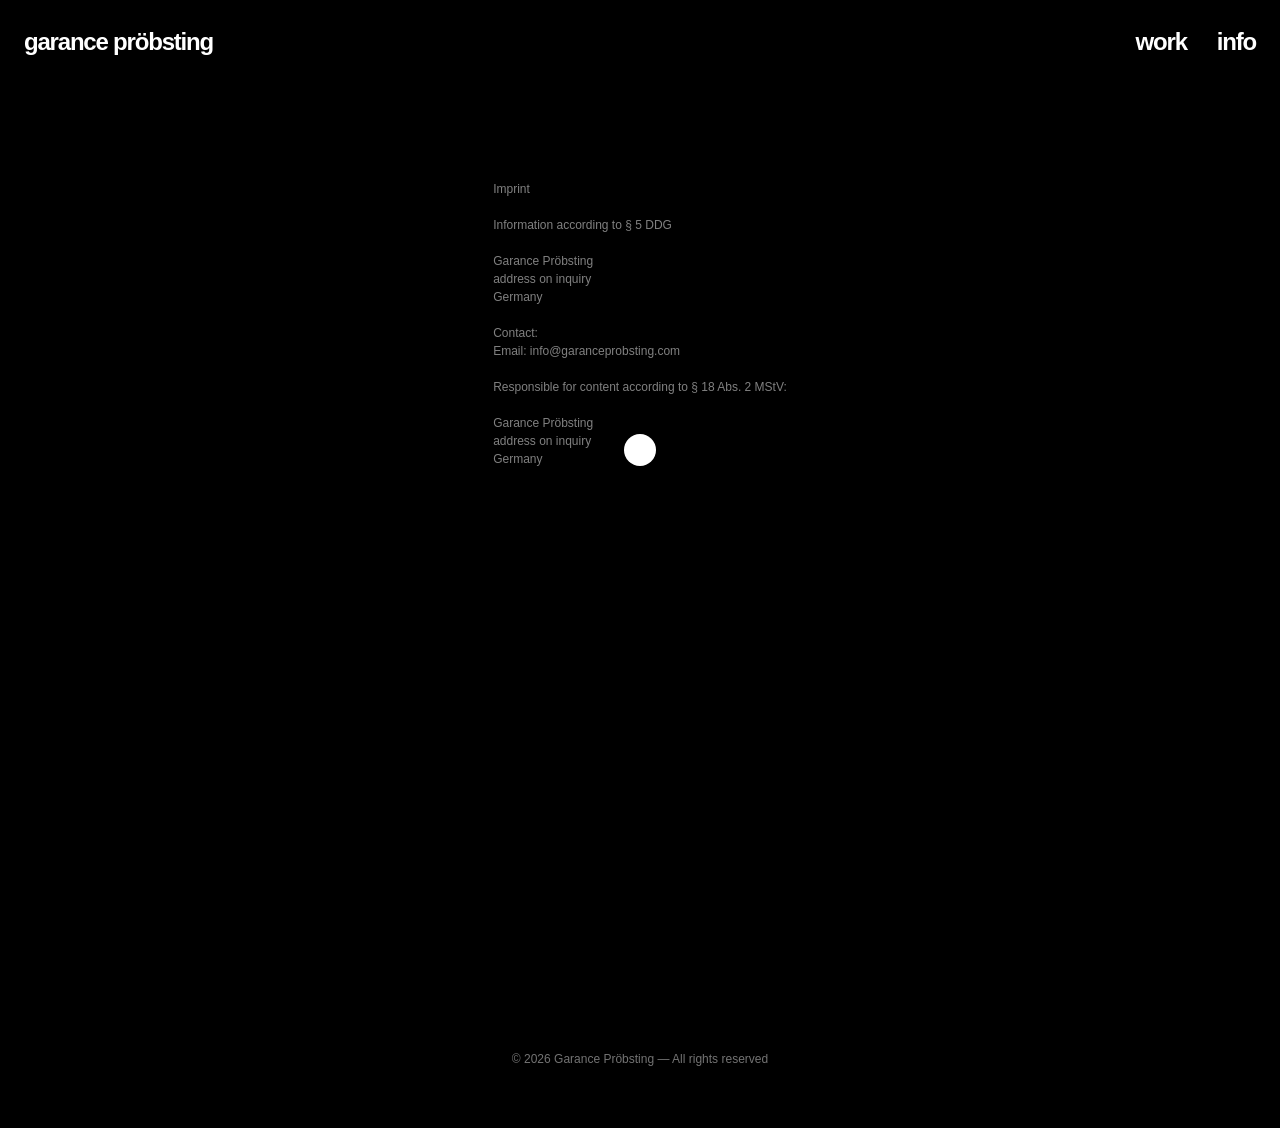
<file: impressum.html>
<!doctype html>
<html lang="fr">
<head>
  <meta charset="utf-8" />
  <meta name="viewport" content="width=device-width, initial-scale=1" />

  <title>Legal Notice — Garance Pröbsting</title>

  <link rel="stylesheet" href="styles.css" />
</head>
<body class="legal-page-body">

  <!-- Curseur -->
  <div class="cursor" id="cursor" aria-hidden="true"></div>

  <!-- Header -->
  <header class="site-header">

    <a href="index.html" class="logo">
      garance pröbsting
    </a>

    <nav class="site-nav">
      <a href="index.html#work">Work</a>
      <a href="info.html">Info</a>
    </nav>

  </header>


  <main class="legal-page">

    <p>
      Imprint<br><br>

      Information according to § 5 DDG<br><br>

      Garance Pröbsting<br>
      address on inquiry<br>
      Germany<br><br>

      Contact:<br>
      Email: info@garanceprobsting.com<br><br>

      Responsible for content according to § 18 Abs. 2 MStV:<br><br>

      Garance Pröbsting<br>
      address on inquiry<br>
      Germany
    </p>

  </main>


  <div class="copyright">
    © 2026 Garance Pröbsting — All rights reserved
  </div>


  <script src="script.js"></script>

</body>
</file>
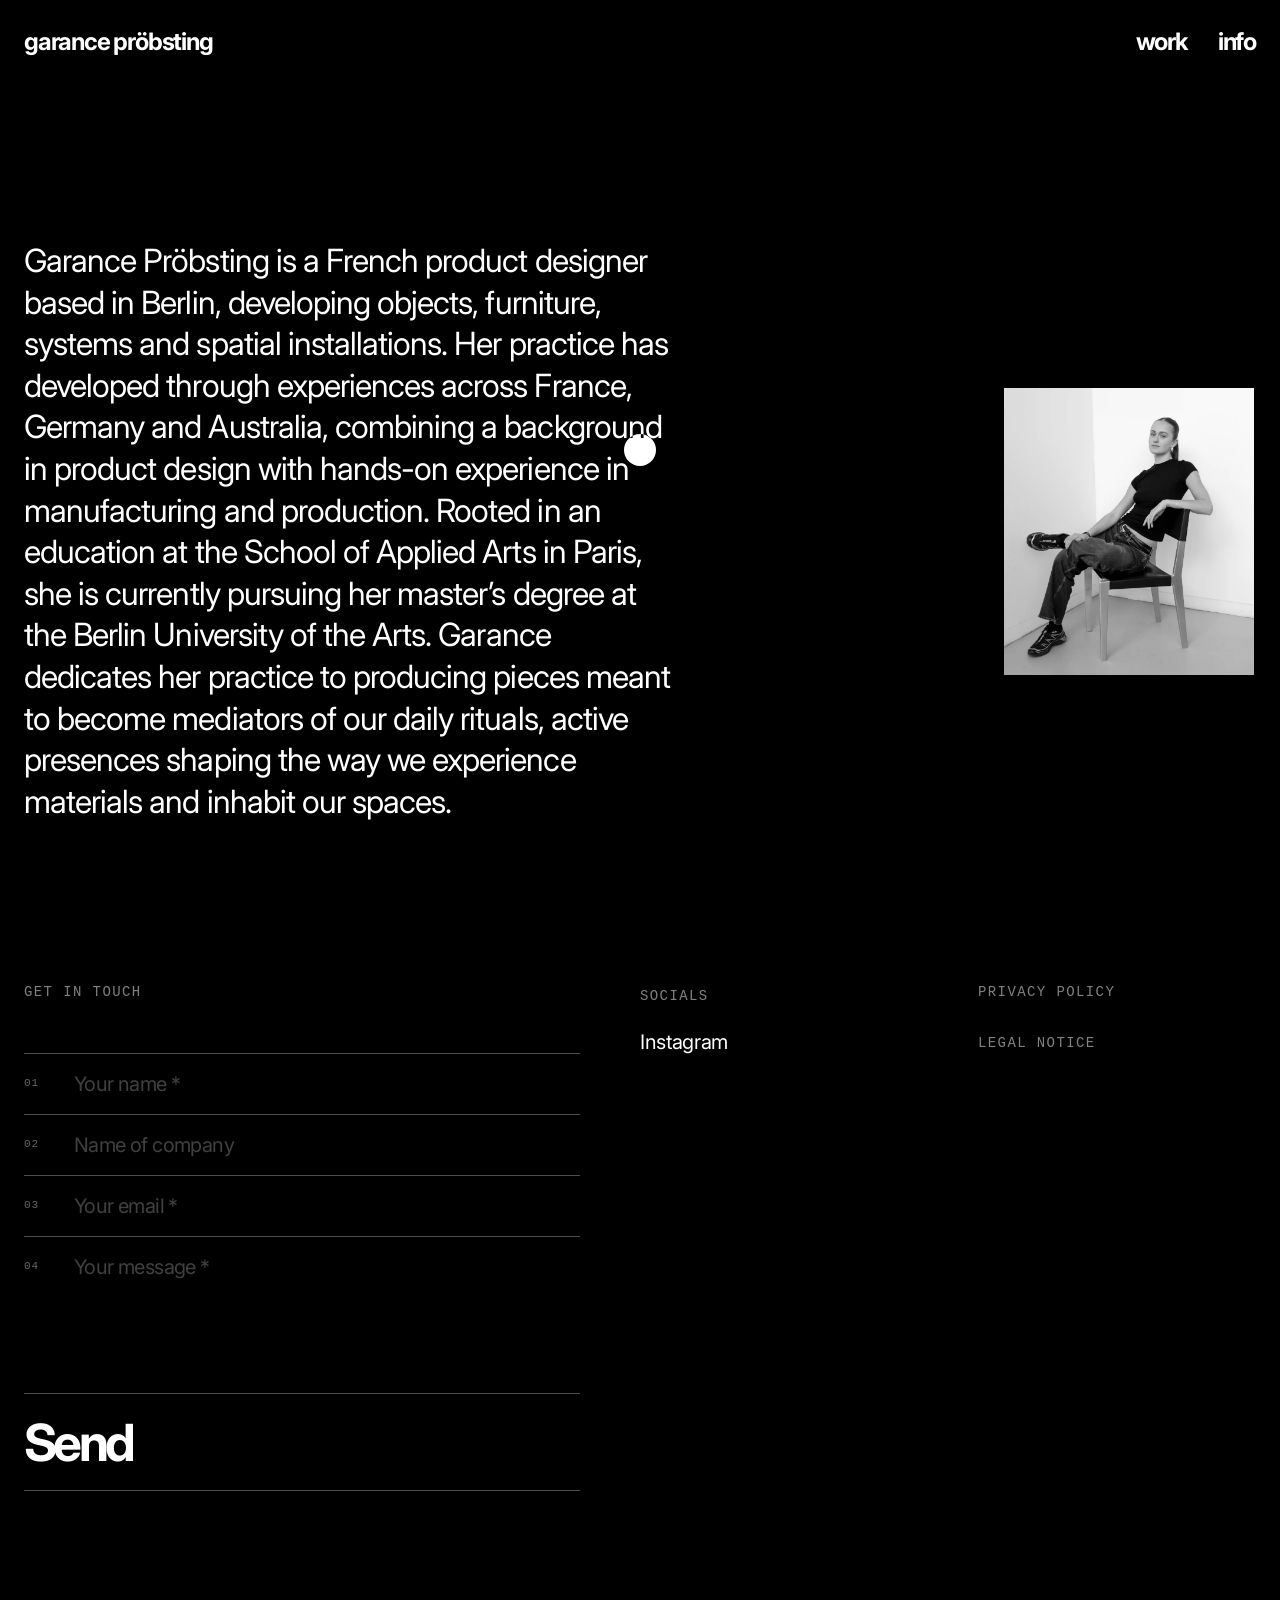
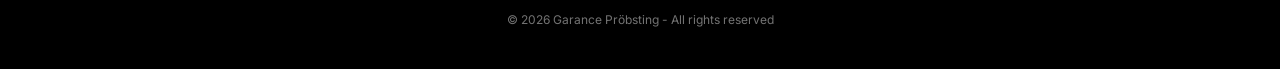
<file: info.html>
<!doctype html>
<html lang="fr">

<head>
  <meta charset="utf-8" />
  <meta name="viewport" content="width=device-width, initial-scale=1" />

  <title>Garance Pröbsting — Info</title>

  <meta
    name="description"
    content="Garance Pröbsting is a French product designer based in Berlin."
  />

  <link rel="preconnect" href="https://fonts.googleapis.com" />
  <link rel="preconnect" href="https://fonts.gstatic.com" crossorigin />

  <link
    rel="stylesheet"
    href="https://fonts.googleapis.com/css2?family=Inter:wght@400;500;700;900&display=swap"
  />

  <link rel="stylesheet" href="styles.css" />
</head>


<body class="info-page">

  <!-- Curseur -->
  <div class="cursor" id="cursor" aria-hidden="true"></div>


  <!-- Header -->
  <header class="site-header">

    <a href="index.html" class="logo">
      garance pröbsting
    </a>

    <nav class="site-nav">
      <a href="index.html#work">Work</a>
      <a href="info.html">Info</a>
    </nav>

  </header>


  <main class="info-content">

    <!-- INTRO -->
    <section class="info-intro">

      <div class="info-layout">

        <div class="info-text">
          <p>
            Garance Pröbsting is a French product designer based in Berlin, developing objects, furniture, systems and spatial installations. Her practice has developed through experiences across France, Germany and Australia, combining a background in product design with hands-on experience in manufacturing and production. Rooted in an education at the School of Applied Arts in Paris, she is currently pursuing her master’s degree at the Berlin University of the Arts. 

            Garance dedicates her practice to producing pieces meant to become mediators of our daily rituals, active presences shaping the way we experience materials and inhabit our spaces. 

          </p>
        </div>

        <img
          src="Images/portrait.webp"
          alt="Portrait"
          class="portrait"
        >

      </div>

    </section>


    <!-- CONTACT / SOCIALS / LEGAL -->
    <section class="info-details">


      <!-- COLUMN 1 — CONTACT -->
      <div class="contact-form">

        <span class="meta">Get in touch</span>

      <form
  id="contact-form"
  action="https://api.web3forms.com/submit"
  method="POST"
        >

          <input
            type="hidden"
            name="access_key"
            value="515fdab9-aaa5-4c83-a953-8181f0a8591f"
          >

          <input
            type="hidden"
            name="subject"
            value="New message from garanceprobsting.com"
          >

          <div class="form-field">

           <label for="name">01</label>
  <input
    type="text"
    id="name"
    name="name"
    placeholder="Your name *"
    required
  >
</div>

<div class="form-field">
  <label for="company">02</label>
  <input
    type="text"
    id="company"
    name="company"
    placeholder="Name of company"
  >
</div>

<div class="form-field">
  <label for="email">03</label>
  <input
    type="email"
    id="email"
    name="email"
    placeholder="Your email *"
    required
  >
</div>

<div class="form-field">
  <label for="message">04</label>
  <textarea
    id="message"
    name="message"
    placeholder="Your message *"
    required
  ></textarea>
</div>


          <button type="submit">
            Send 
          </button>

        </form>
<p class="form-success" id="form-success">
  Form submitted successfully.
</p>
      </div>


      <!-- COLUMN 2 — SOCIALS -->
      <div class="info-socials">

        <span class="meta">Socials</span>

        <p>
          <a
            href="https://www.instagram.com/garanceprobsting"
            target="_blank"
            rel="noopener"
          >
            Instagram
          </a>
        </p>

      </div>


      <!-- COLUMN 3 — LEGAL -->
      <div class="info-legal">

        <a
          href="privacypolicy.html"
          class="meta"
        >
          Privacy Policy
        </a>

        <a
          href="impressum.html"
          class="meta"
        >
          Legal Notice
        </a>

      </div>


    </section>

  </main>


  <!-- COPYRIGHT -->
  <div class="copyright">
    © 2026 Garance Pröbsting - All rights reserved
  </div>


  <script src="script.js"></script>

</body>
</html>
</file>
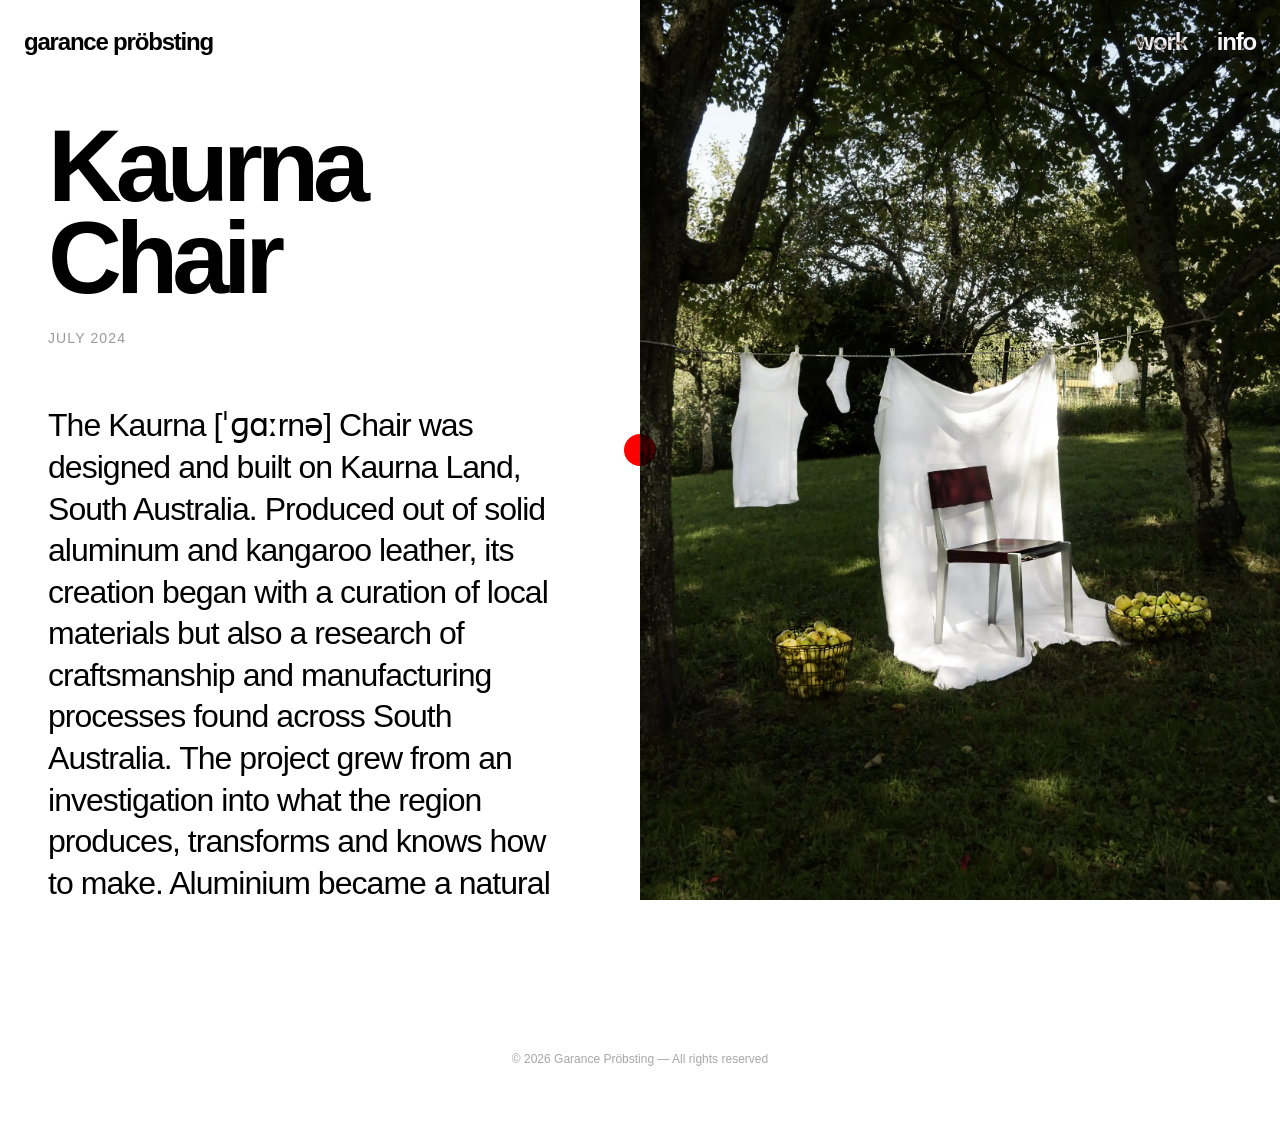
<file: kaurnachair.html>
<!doctype html>
<html lang="en">

<head>
  <meta charset="utf-8">
  <meta name="viewport" content="width=device-width, initial-scale=1">

  <title> Kaurna Chair — Garance Pröbsting</title>

  <link rel="stylesheet" href="styles.css">
</head>

<body>

  <div class="page-transition"></div>

  <div class="cursor" id="cursor" aria-hidden="true"></div>

  <header class="site-header">

    <a href="index.html" class="logo">
      garance pröbsting
    </a>

    <nav class="site-nav">
      <a href="index.html#work">Work</a>
      <a href="info.html">Info</a>
    </nav>

  </header>

  <main class="project-page">

    <div class="project-layout">

<aside class="project-text">
  <div class="project-text-inner">

  <h1>Kaurna Chair</h1>

  <p class="project-meta">
July 2024
  </p>

  <p>
The Kaurna [ˈɡɑːrnə] Chair was designed and built on Kaurna Land, South Australia. Produced out of solid aluminum and kangaroo leather, its creation began with a curation of local materials but also a research of craftsmanship and manufacturing processes found across South Australia. The project grew from an investigation into what the region produces, transforms and knows how to make.


Aluminium became a natural starting point as its industry is deeply embedded in Australia, which brought a strong connection to local manufacturing and production, while maintaining a low environmental impact. Its rigidity and lightness allowed the Kaurna Chair to be designed as flat-pack, allowing to disassemble the whole structure and untie its corset-like upholstery.


On the other hand, the use of kangaroo leather carries a long history in Australia. I approached it primarily for its exceptional physical properties such as a fine grain, resilience and strength despite being very thin and lightweight. The leather modules were then strengthened with sailboat canvas to assure long term durability and comfort.


The Kaurna Chair is therefore built around a deliberate encounter between two very different materials. Their juxtaposition highlights a study of structure and comfort, industrial production and material durability.


  </p>

</aside>

      <section class="project-gallery">

        <img src="Images/K8.webp" alt="Kaurna">
        <img src="Images/K2.webp" alt="Kaurna">
        <img src="Images/K6.webp" alt="Kaurna">
 <img src="Images/K4.webp" alt="Kaurna">
        <img src="Images/K7.webp" alt="Kaurna">
         <img src="Images/K5.webp" alt="Kaurna">

      </section>

    </div>

  </main>

  <div class="copyright">
    © 2026 Garance Pröbsting — All rights reserved
  </div>

  <script src="script.js"></script>

</body>

</html>
</file>
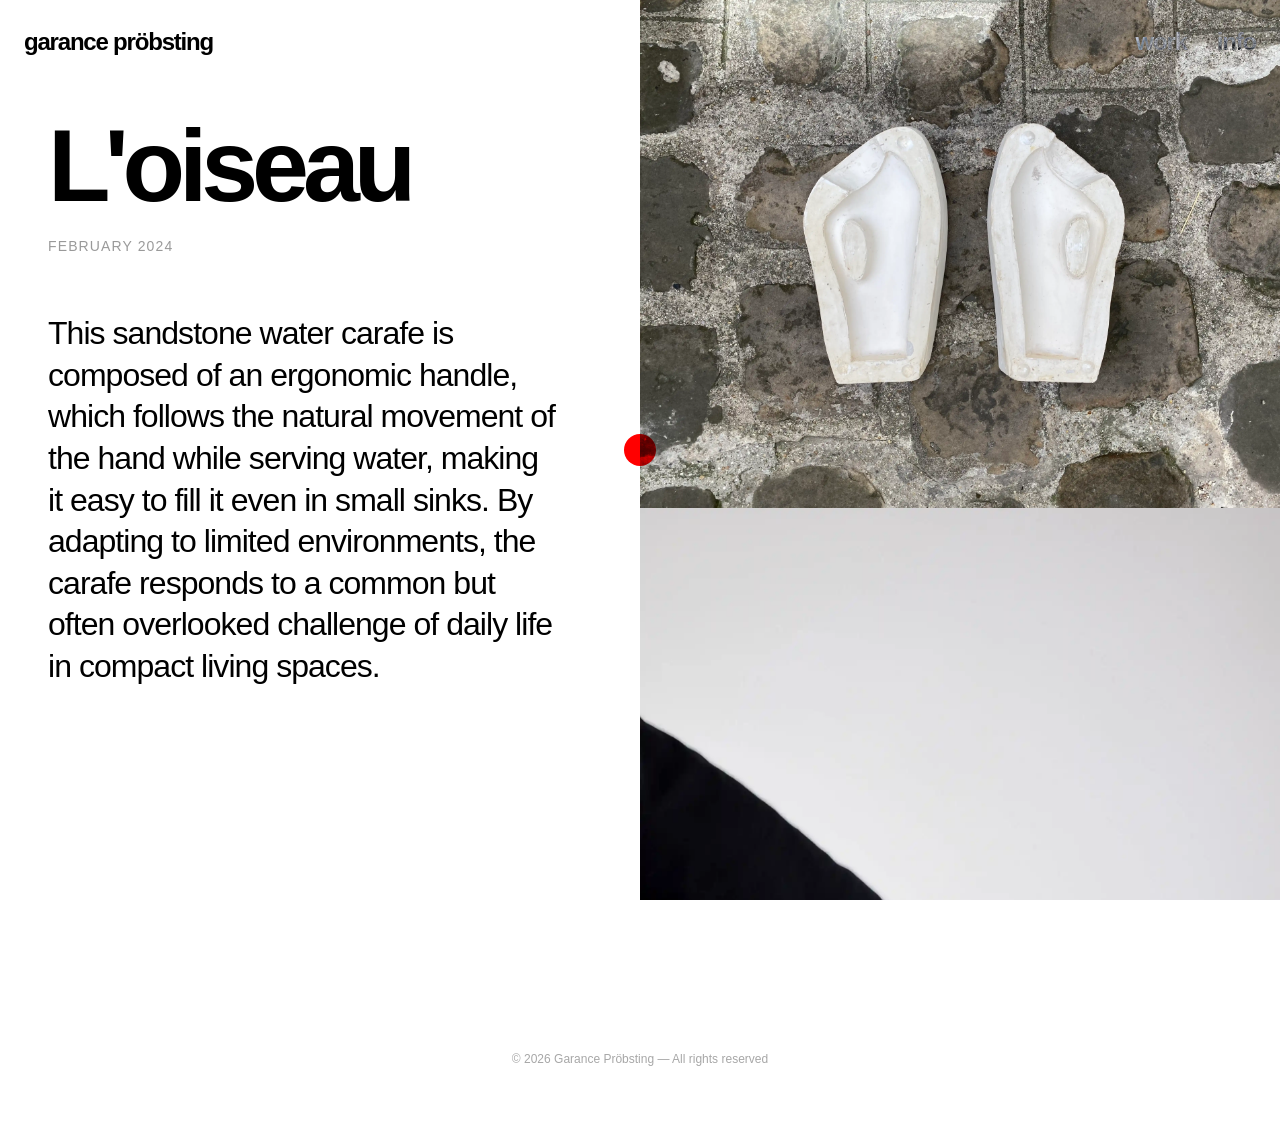
<file: l'oiseau.html>
<!doctype html>
<html lang="en">

<head>
  <meta charset="utf-8">
  <meta name="viewport" content="width=device-width, initial-scale=1">

  <title> L'oiseau — Garance Pröbsting</title>

  <link rel="stylesheet" href="styles.css">
</head>

<body>

  <div class="page-transition"></div>

  <div class="cursor" id="cursor" aria-hidden="true"></div>

  <header class="site-header">

    <a href="index.html" class="logo">
      garance pröbsting
    </a>

    <nav class="site-nav">
      <a href="index.html#work">Work</a>
      <a href="info.html">Info</a>
    </nav>

  </header>

  <main class="project-page">

    <div class="project-layout">

<aside class="project-text">
  <div class="project-text-inner">

  <h1>L'oiseau</h1>

  <p class="project-meta">
February 2024
  </p>

  <p>
 This sandstone water carafe is composed of an ergonomic handle, which follows the natural movement of the hand while serving water, making it easy to fill it even in small sinks. By adapting to limited environments, the carafe responds to a common but often overlooked challenge of daily life in compact living spaces. 
  </p>

</aside>

      <section class="project-gallery">

        <img src="Images/O.webp" alt="L'oiseau">
        <img src="Images/O1.webp" alt="L'oiseau">
        <img src="Images/O2.webp" alt="L'oiseau">
        <img src="Images/O3.webp" alt="L'oiseau">
    

      </section>

    </div>

  </main>

  <div class="copyright">
    © 2026 Garance Pröbsting — All rights reserved
  </div>

  <script src="script.js"></script>

</body>

</html>
</file>
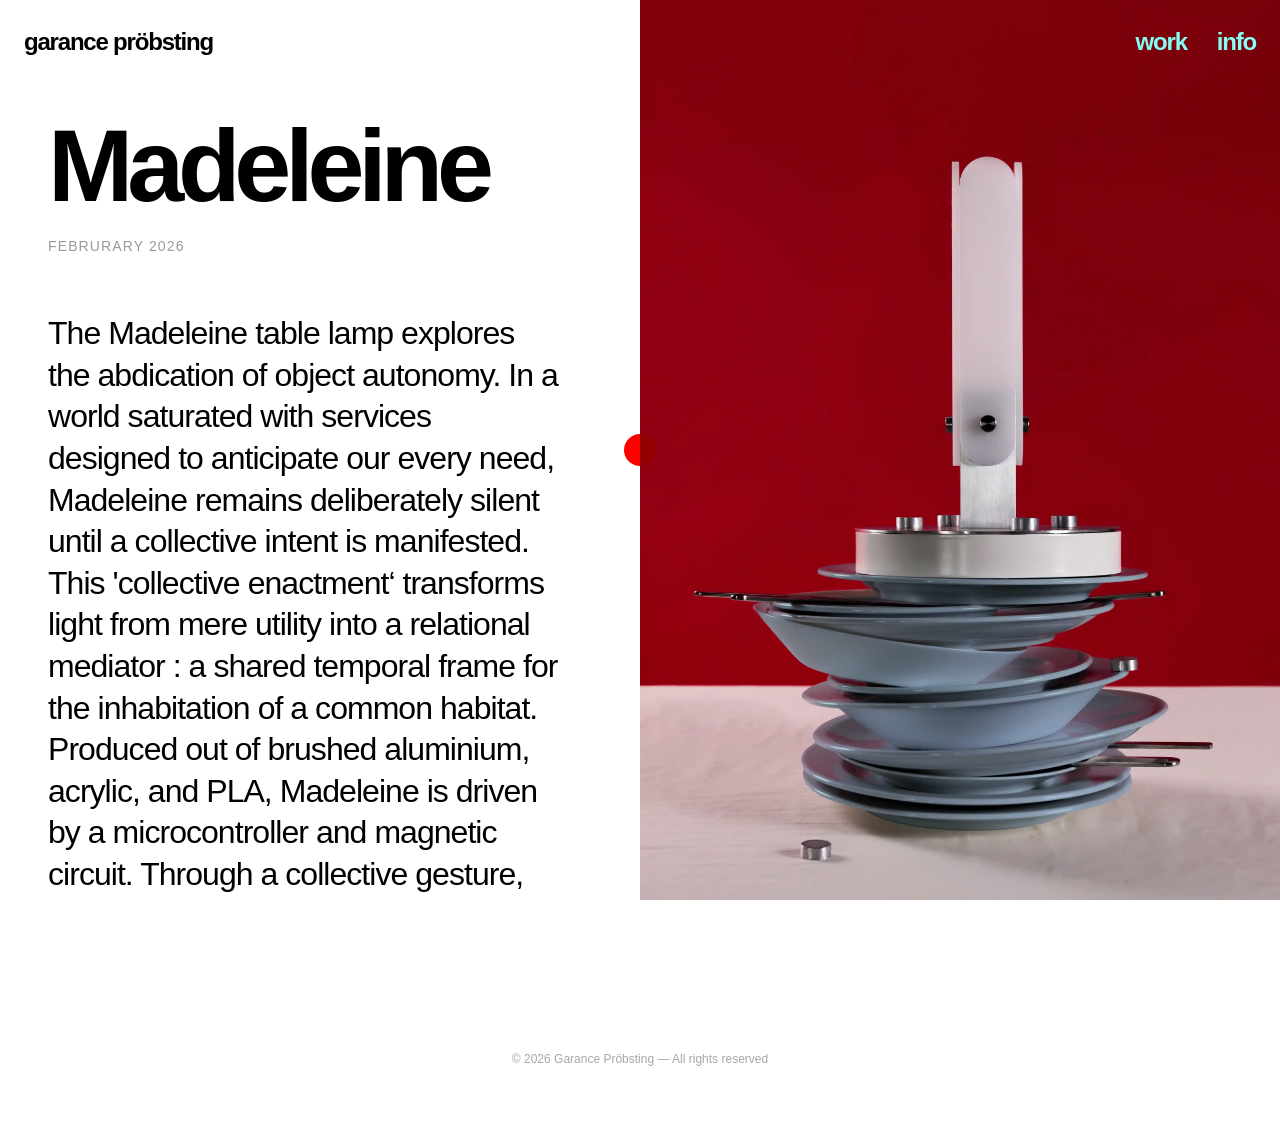
<file: madeleine.html>
<!doctype html>
<html lang="en">

<head>
  <meta charset="utf-8">
  <meta name="viewport" content="width=device-width, initial-scale=1">

  <title>Madeleine — Garance Pröbsting</title>

  <link rel="stylesheet" href="styles.css">
</head>

<body>

  <div class="page-transition"></div>

  <div class="cursor" id="cursor" aria-hidden="true"></div>

  <header class="site-header">

    <a href="index.html" class="logo">
      garance pröbsting
    </a>

    <nav class="site-nav">
      <a href="index.html#work">Work</a>
      <a href="info.html">Info</a>
    </nav>

  </header>

  <main class="project-page">

    <div class="project-layout">

<aside class="project-text">
  <div class="project-text-inner">

  <h1>Madeleine</h1>

  <p class="project-meta">
   Februrary 2026
  </p>

  <p>
   The Madeleine table lamp explores the abdication of object autonomy. In a world saturated with services designed to anticipate our every need, Madeleine remains deliberately silent until a collective intent is manifested. This 'collective enactment‘ transforms light from mere utility into a relational mediator : a shared temporal frame for the inhabitation of a common habitat.

Produced out of brushed aluminium, acrylic, and PLA, Madeleine is driven by a microcontroller and magnetic circuit. Through a collective gesture, individuals create their own man-made micro environment, once all the magnetic tokens displayed on the central repository of the lamp.
  </p>

</aside>

      <section class="project-gallery">

        <img src="Images/M1.webp" alt="Madeleine 1">
        <img src="Images/M2.webp" alt="Madeleine 2">
        <img src="Images/M3.webp" alt="Madeleine 3">
        <img src="Images/M4.webp" alt="Madeleine 4">
        <img src="Images/M5.webp" alt="Madeleine 5">

      </section>

    </div>

  </main>

  <div class="copyright">
    © 2026 Garance Pröbsting — All rights reserved
  </div>

  <script src="script.js"></script>

</body>

</html>
</file>
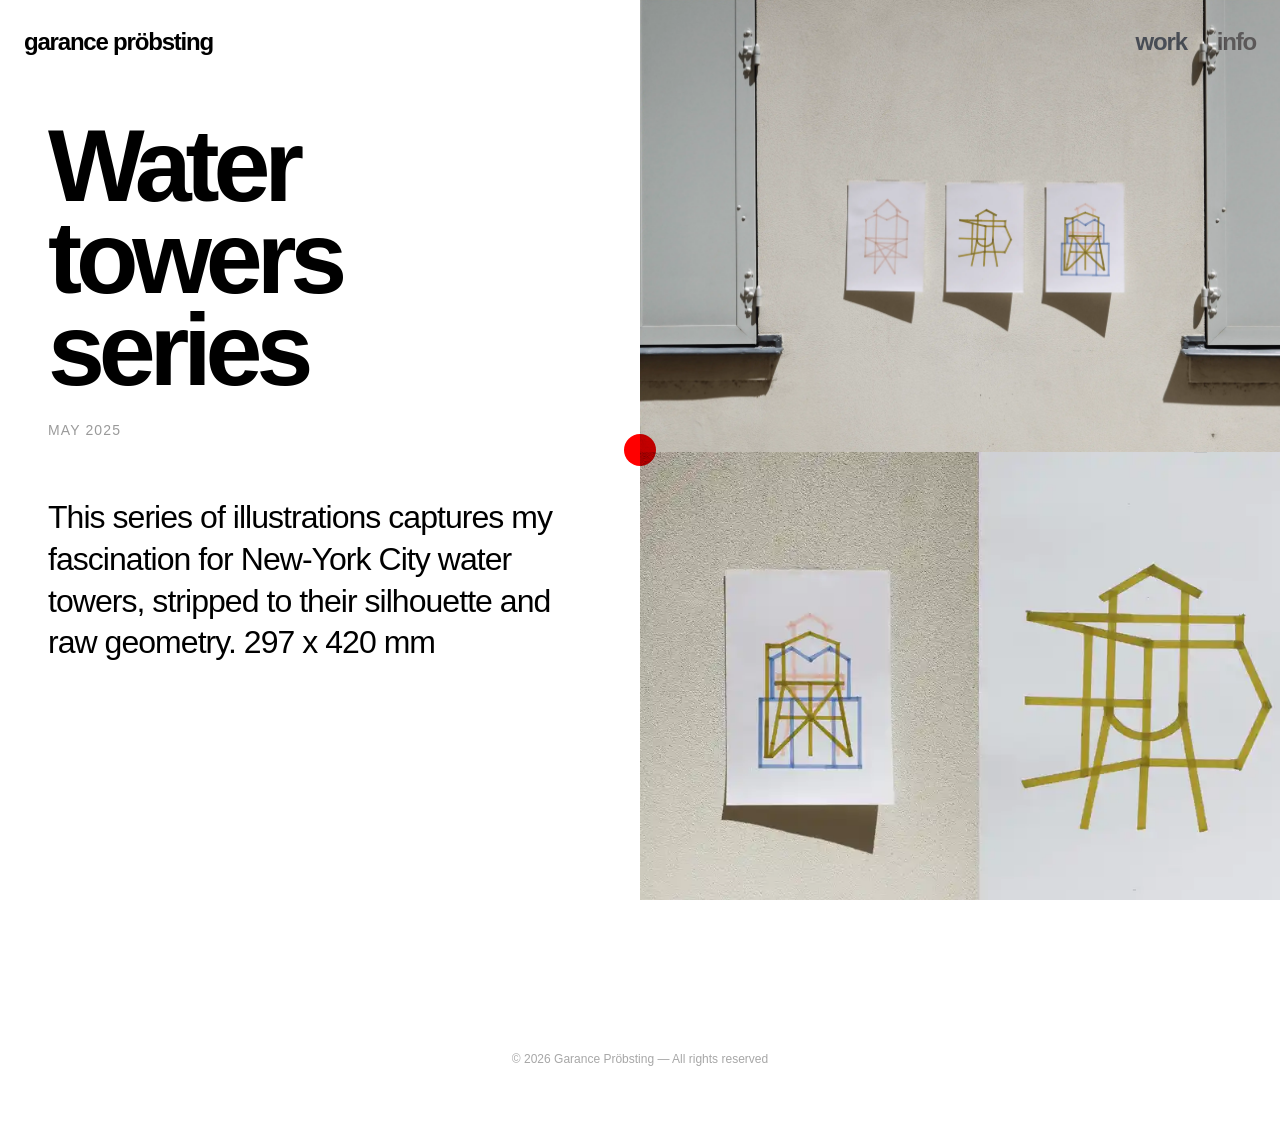
<file: nyc.html>
<!doctype html>
<html lang="en">

<head>
  <meta charset="utf-8">
  <meta name="viewport" content="width=device-width, initial-scale=1">

  <title>Water towers series — Garance Pröbsting</title>

  <link rel="stylesheet" href="styles.css">
</head>

<body>

  <div class="page-transition"></div>

  <div class="cursor" id="cursor" aria-hidden="true"></div>

  <header class="site-header">

    <a href="index.html" class="logo">
      garance pröbsting
    </a>

    <nav class="site-nav">
      <a href="index.html#work">Work</a>
      <a href="info.html">Info</a>
    </nav>

  </header>

  <main class="project-page">

    <div class="project-layout">

<aside class="project-text">
  <div class="project-text-inner">

  <h1>Water towers series</h1>

  <p class="project-meta">
   May 2025
  </p>

  <p>
  This series of illustrations captures my fascination for New-York City water towers, stripped to their silhouette and raw geometry.
297 x 420 mm

  </p>

</aside>

      <section class="project-gallery">

        <img src="Images/nyc1.webp" alt="nyc">
        <img src="Images/nyc2.webp" alt="nyc">
        <img src="Images/nyc3.webp" alt="nyc">


      </section>

    </div>

  </main>

  <div class="copyright">
    © 2026 Garance Pröbsting — All rights reserved
  </div>

  <script src="script.js"></script>

</body>

</html>
</file>
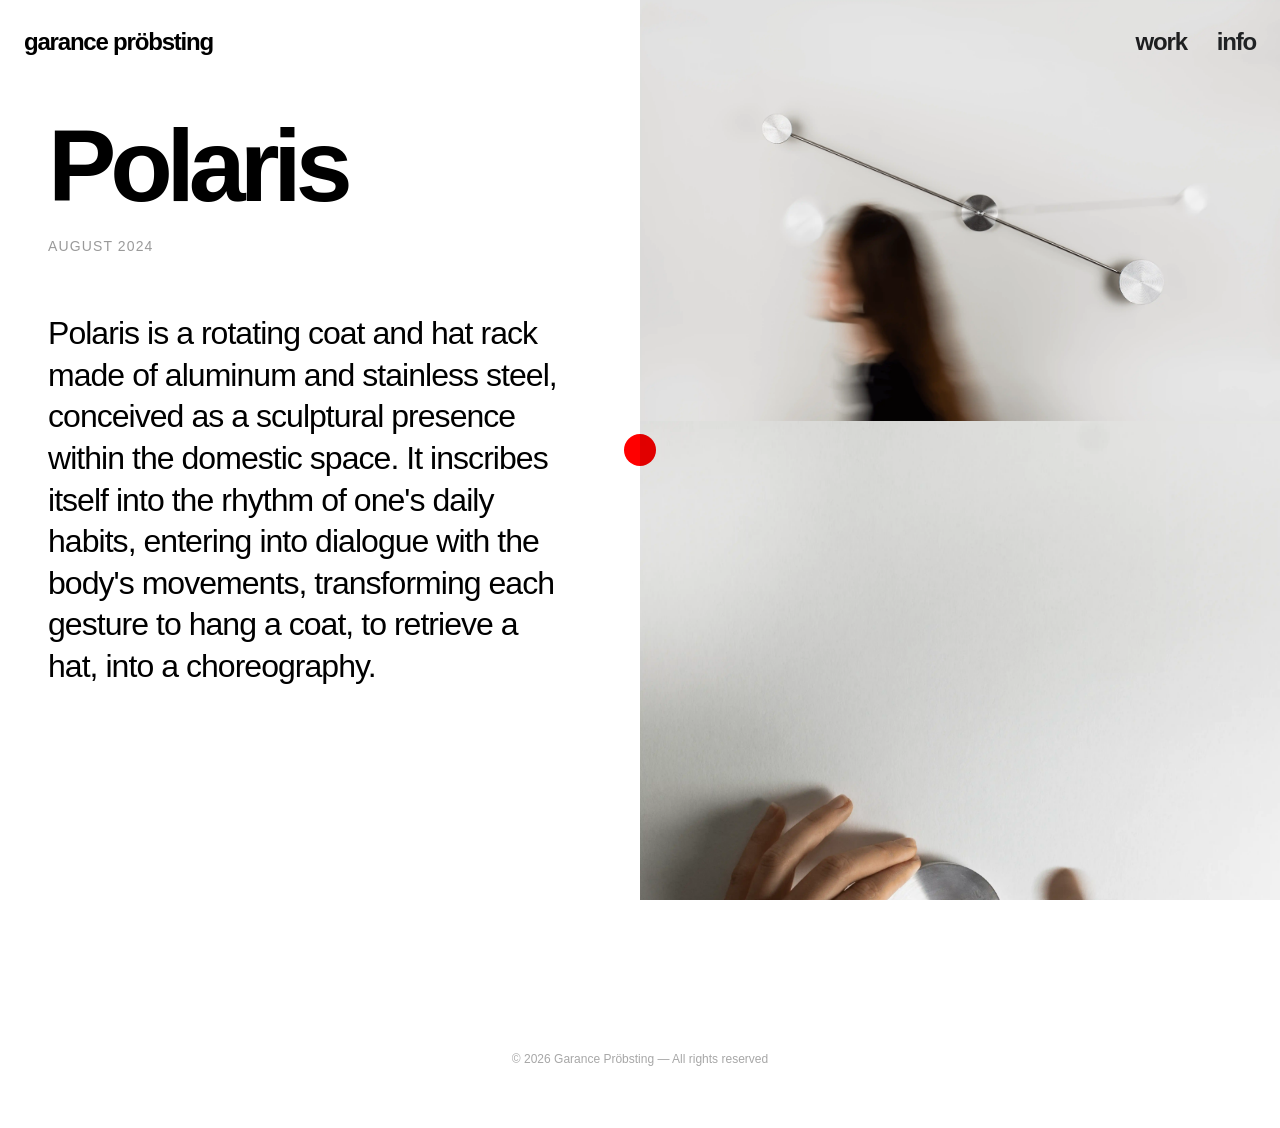
<file: polaris.html>
<!doctype html>
<html lang="en">

<head>
  <meta charset="utf-8">
  <meta name="viewport" content="width=device-width, initial-scale=1">

  <title>Polaris — Garance Pröbsting</title>

  <link rel="stylesheet" href="styles.css">
</head>

<body>

  <div class="page-transition"></div>

  <div class="cursor" id="cursor" aria-hidden="true"></div>

  <header class="site-header">

    <a href="index.html" class="logo">
      garance pröbsting
    </a>

    <nav class="site-nav">
      <a href="index.html#work">Work</a>
      <a href="info.html">Info</a>
    </nav>

  </header>

  <main class="project-page">

    <div class="project-layout">

<aside class="project-text">
  <div class="project-text-inner">

  <h1>Polaris</h1>

  <p class="project-meta">
August 2024
  </p>

  <p>
Polaris is a rotating coat and hat rack made of aluminum and stainless steel, conceived as a sculptural presence within the domestic space. It inscribes itself into the rhythm of one's daily habits, entering into dialogue with the body's movements, transforming each gesture to hang a coat, to retrieve a hat, into a choreography. 
  </p>

</aside>

      <section class="project-gallery">

        <img src="Images/P1.webp" alt="Polaris">
    <img src="Images/P2.webp" alt="Polaris">
    <img src="Images/P4.webp" alt="Polaris">
    <img src="Images/P5.webp" alt="Polaris">
    <img src="Images/P7.webp" alt="Polaris">


      </section>

    </div>

  </main>

  <div class="copyright">
    © 2026 Garance Pröbsting — All rights reserved
  </div>

  <script src="script.js"></script>

</body>

</html>
</file>
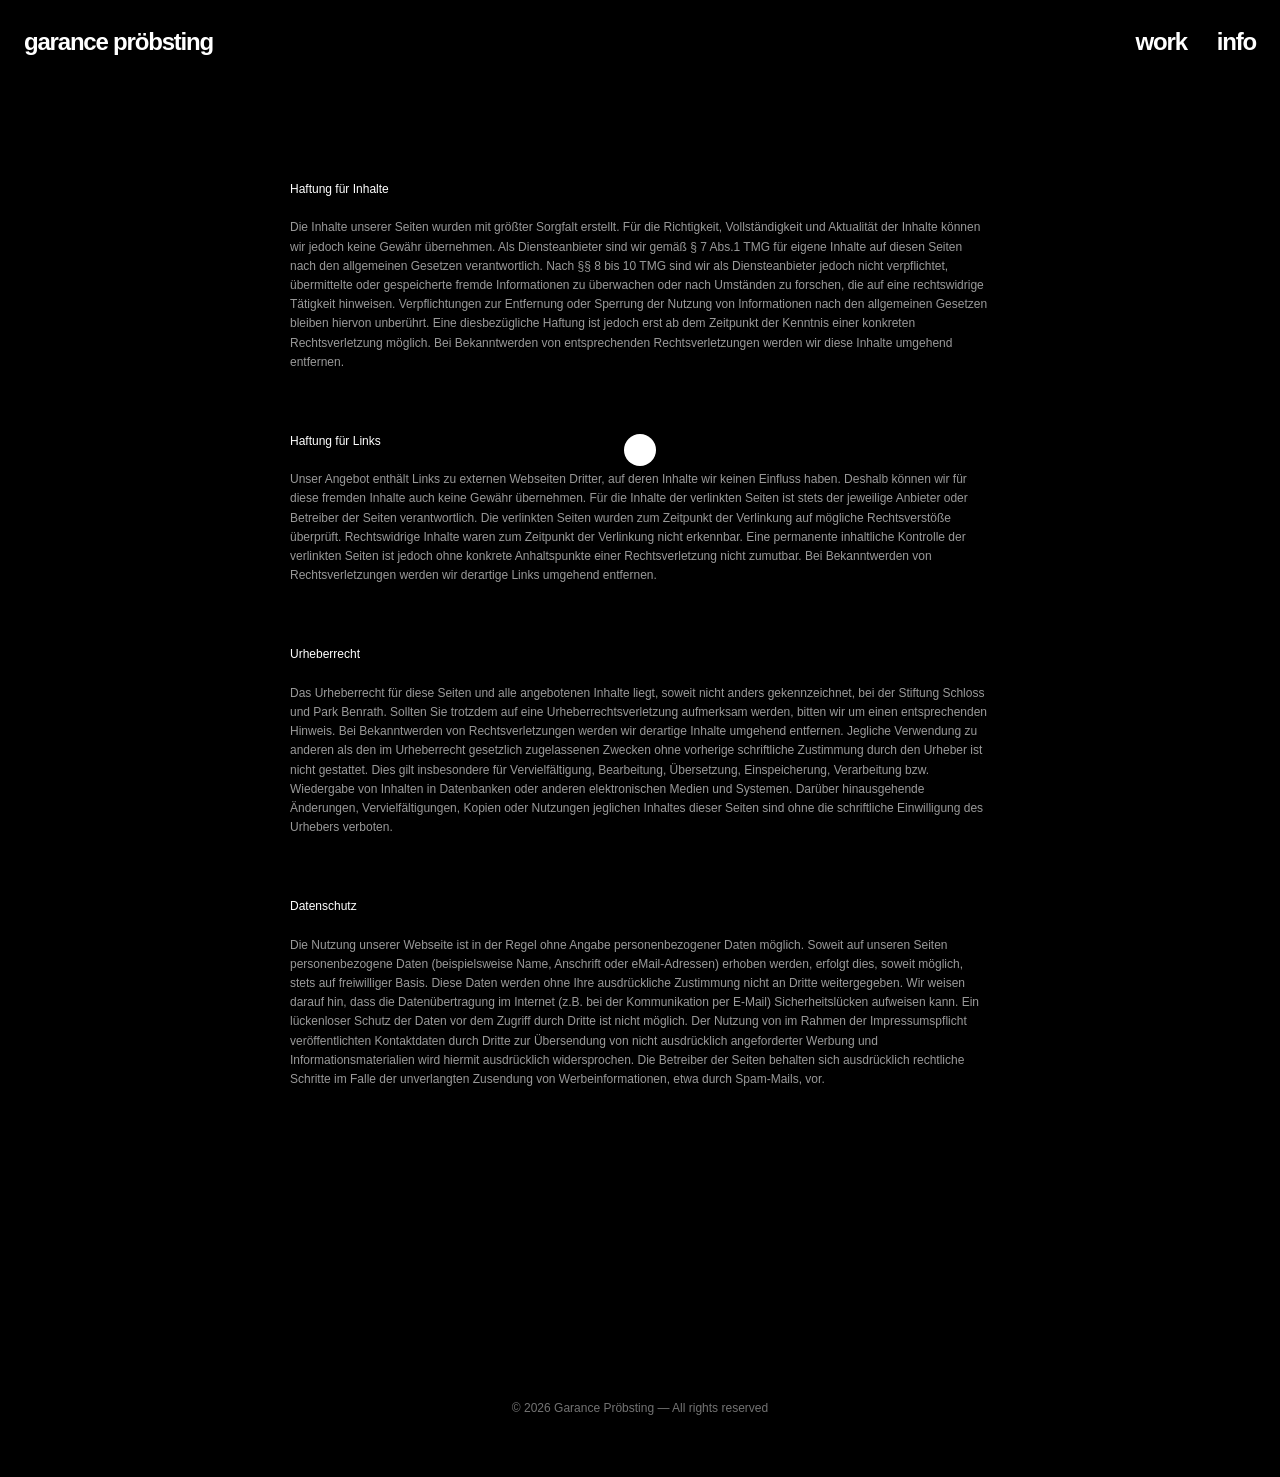
<file: privacypolicy.html>
<!doctype html>
<html lang="fr">
<head>
  <meta charset="utf-8" />
  <meta name="viewport" content="width=device-width, initial-scale=1" />

  <title>Privacy Policy — Garance Pröbsting</title>

  <link rel="stylesheet" href="styles.css" />
</head>

<body class="legal-page-body">

  <!-- Curseur -->
  <div class="cursor" id="cursor" aria-hidden="true"></div>


  <!-- Header -->
  <header class="site-header">

    <a href="index.html" class="logo">
      garance pröbsting
    </a>

    <nav class="site-nav">
      <a href="index.html#work">Work</a>
      <a href="info.html">Info</a>
    </nav>

  </header>
<main class="legal-page">

  <div class="legal-content">

    <p>
      <strong>Haftung für Inhalte</strong><br><br>
      Die Inhalte unserer Seiten wurden mit größter Sorgfalt erstellt. Für die Richtigkeit, Vollständigkeit und Aktualität der Inhalte können wir jedoch keine Gewähr übernehmen. Als Diensteanbieter sind wir gemäß § 7 Abs.1 TMG für eigene Inhalte auf diesen Seiten nach den allgemeinen Gesetzen verantwortlich. Nach §§ 8 bis 10 TMG sind wir als Diensteanbieter jedoch nicht verpflichtet, übermittelte oder gespeicherte fremde Informationen zu überwachen oder nach Umständen zu forschen, die auf eine rechtswidrige Tätigkeit hinweisen. Verpflichtungen zur Entfernung oder Sperrung der Nutzung von Informationen nach den allgemeinen Gesetzen bleiben hiervon unberührt. Eine diesbezügliche Haftung ist jedoch erst ab dem Zeitpunkt der Kenntnis einer konkreten Rechtsverletzung möglich. Bei Bekanntwerden von entsprechenden Rechtsverletzungen werden wir diese Inhalte umgehend entfernen.
    </p>


    <p>
      <strong>Haftung für Links</strong><br><br>
      Unser Angebot enthält Links zu externen Webseiten Dritter, auf deren Inhalte wir keinen Einfluss haben. Deshalb können wir für diese fremden Inhalte auch keine Gewähr übernehmen. Für die Inhalte der verlinkten Seiten ist stets der jeweilige Anbieter oder Betreiber der Seiten verantwortlich. Die verlinkten Seiten wurden zum Zeitpunkt der Verlinkung auf mögliche Rechtsverstöße überprüft. Rechtswidrige Inhalte waren zum Zeitpunkt der Verlinkung nicht erkennbar. Eine permanente inhaltliche Kontrolle der verlinkten Seiten ist jedoch ohne konkrete Anhaltspunkte einer Rechtsverletzung nicht zumutbar. Bei Bekanntwerden von Rechtsverletzungen werden wir derartige Links umgehend entfernen.
    </p>


    <p>
      <strong>Urheberrecht</strong><br><br>
      Das Urheberrecht für diese Seiten und alle angebotenen Inhalte liegt, soweit nicht anders gekennzeichnet, bei der Stiftung Schloss und Park Benrath. Sollten Sie trotzdem auf eine Urheberrechtsverletzung aufmerksam werden, bitten wir um einen entsprechenden Hinweis. Bei Bekanntwerden von Rechtsverletzungen werden wir derartige Inhalte umgehend entfernen. Jegliche Verwendung zu anderen als den im Urheberrecht gesetzlich zugelassenen Zwecken ohne vorherige schriftliche Zustimmung durch den Urheber ist nicht gestattet. Dies gilt insbesondere für Vervielfältigung, Bearbeitung, Übersetzung, Einspeicherung, Verarbeitung bzw. Wiedergabe von Inhalten in Datenbanken oder anderen elektronischen Medien und Systemen. Darüber hinausgehende Änderungen, Vervielfältigungen, Kopien oder Nutzungen jeglichen Inhaltes dieser Seiten sind ohne die schriftliche Einwilligung des Urhebers verboten.
    </p>


    <p>
      <strong>Datenschutz</strong><br><br>
      Die Nutzung unserer Webseite ist in der Regel ohne Angabe personenbezogener Daten möglich. Soweit auf unseren Seiten personenbezogene Daten (beispielsweise Name, Anschrift oder eMail-Adressen) erhoben werden, erfolgt dies, soweit möglich, stets auf freiwilliger Basis. Diese Daten werden ohne Ihre ausdrückliche Zustimmung nicht an Dritte weitergegeben. Wir weisen darauf hin, dass die Datenübertragung im Internet (z.B. bei der Kommunikation per E-Mail) Sicherheitslücken aufweisen kann. Ein lückenloser Schutz der Daten vor dem Zugriff durch Dritte ist nicht möglich. Der Nutzung von im Rahmen der Impressumspflicht veröffentlichten Kontaktdaten durch Dritte zur Übersendung von nicht ausdrücklich angeforderter Werbung und Informationsmaterialien wird hiermit ausdrücklich widersprochen. Die Betreiber der Seiten behalten sich ausdrücklich rechtliche Schritte im Falle der unverlangten Zusendung von Werbeinformationen, etwa durch Spam-Mails, vor.
    </p>

  </div>

</main>

  <div class="copyright">
    © 2026 Garance Pröbsting — All rights reserved
  </div>


  <script src="script.js"></script>

</body>
</html>
</file>
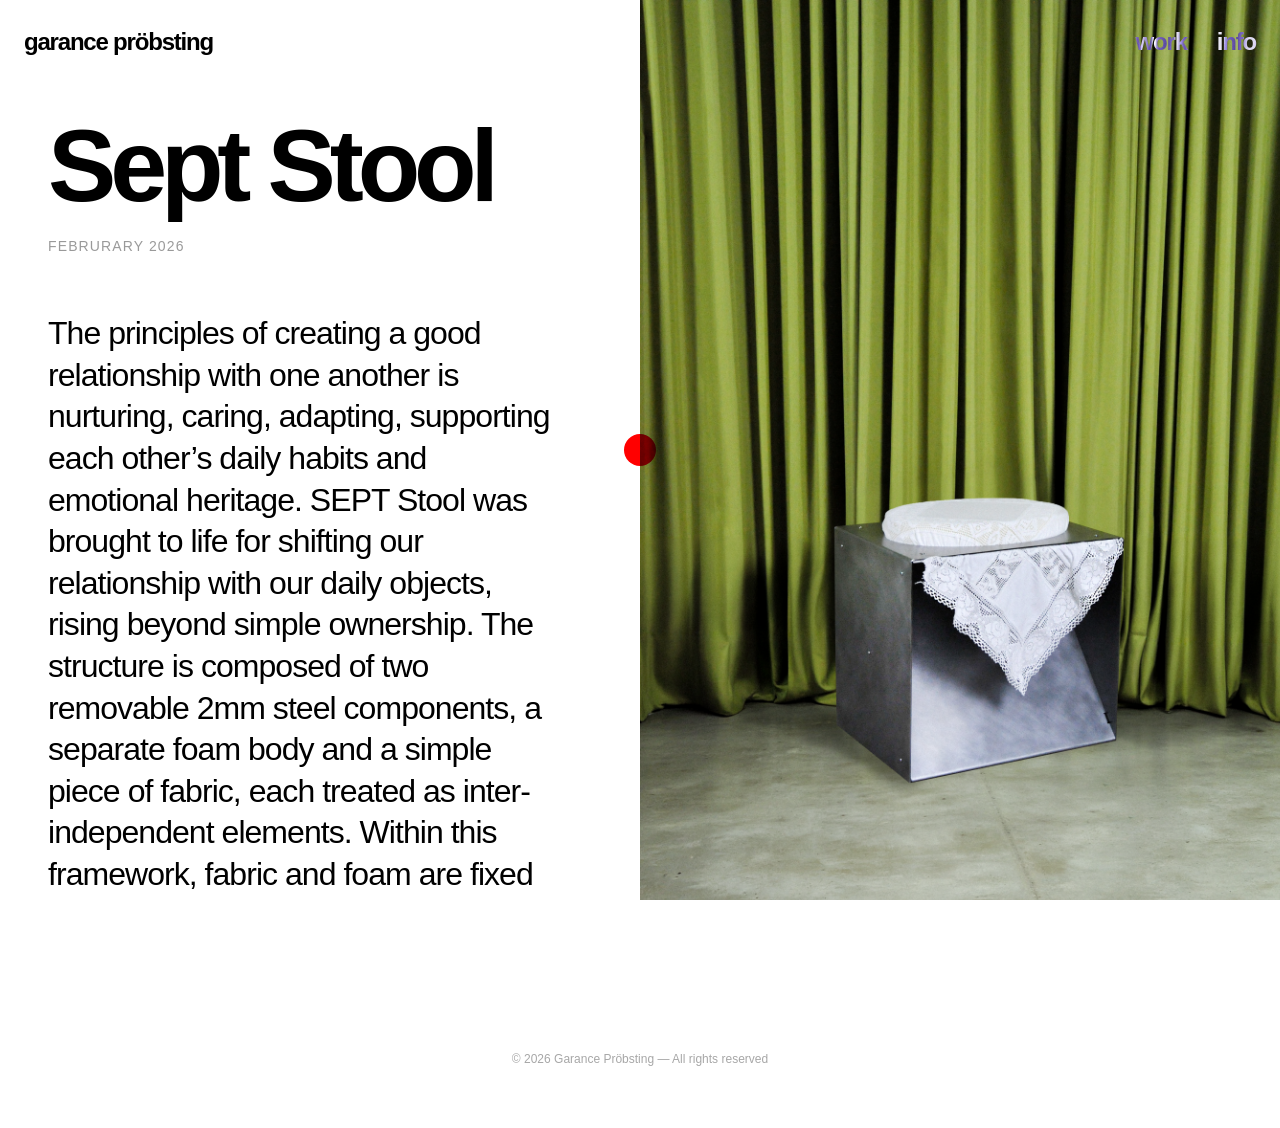
<file: septstool.html>
<!doctype html>
<html lang="en">

<head>
  <meta charset="utf-8">
  <meta name="viewport" content="width=device-width, initial-scale=1">

  <title>Sept Stool — Garance Pröbsting</title>

  <link rel="stylesheet" href="styles.css">
</head>

<body>

  <div class="page-transition"></div>

  <div class="cursor" id="cursor" aria-hidden="true"></div>

  <header class="site-header">

    <a href="index.html" class="logo">
      garance pröbsting
    </a>

    <nav class="site-nav">
      <a href="index.html#work">Work</a>
      <a href="info.html">Info</a>
    </nav>

  </header>

  <main class="project-page">

    <div class="project-layout">

<aside class="project-text">
  <div class="project-text-inner">

  <h1>Sept Stool</h1>

  <p class="project-meta">
   Februrary 2026
  </p>

  <p>
  The principles of creating a good relationship with one another is nurturing, caring, adapting, supporting each other’s daily habits and emotional heritage.


SEPT Stool was brought to life for shifting our relationship with our daily objects, rising beyond simple ownership. The structure is composed of two removable 2mm steel components, a separate foam body and a simple piece of fabric, each treated as inter-independent elements. Within this framework, fabric and foam are fixed in a “sandwich‑like” arrangement. This enables anyone to assemble and disassemble the chair effortlessly within 5 minutes using a standard M4 Allen key. This intriguing duality between the juxtaposition of an otherwise very technical and angular object combined with the informal, spontaneous and familiar presence of one's own curated fabric, embodies a form of user freedom. It grants the latter the power to inhabit their space meaningfully and to nurture an object meant for a lifetime.

  </p>

</aside>

      <section class="project-gallery">

        <img src="Images/S1.png" alt="Sept Stool">
<img src="Images/S2.webp" alt="Sept Stool">
<img src="Images/S3.webp" alt="Sept Stool">
<img src="Images/S6.webp" alt="Sept Stool">
<img src="Images/S7.webp" alt="Sept Stool">
<img src="Images/S8.webp" alt="Sept Stool">
<img src="Images/S9.webp" alt="Sept Stool">

      </section>

    </div>

  </main>

  <div class="copyright">
    © 2026 Garance Pröbsting — All rights reserved
  </div>

  <script src="script.js"></script>

</body>

</html>
</file>
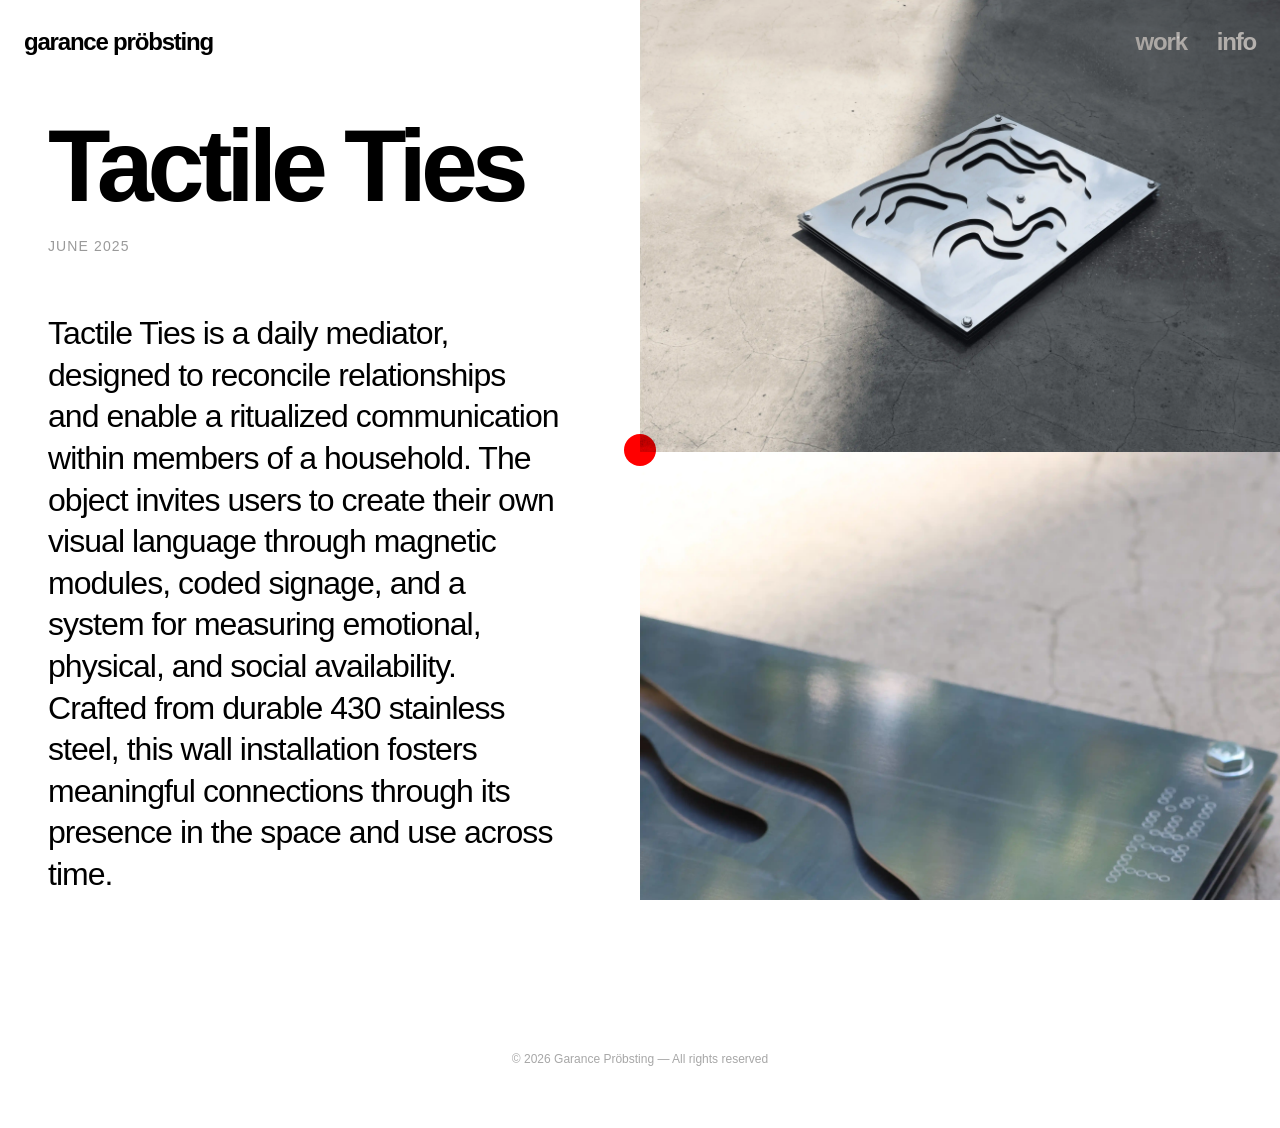
<file: tactileties.html>
<!doctype html>
<html lang="en">

<head>
  <meta charset="utf-8">
  <meta name="viewport" content="width=device-width, initial-scale=1">

  <title>Tactile Ties — Garance Pröbsting</title>

  <link rel="stylesheet" href="styles.css">
</head>

<body>

  <div class="page-transition"></div>

  <div class="cursor" id="cursor" aria-hidden="true"></div>

  <header class="site-header">

    <a href="index.html" class="logo">
      garance pröbsting
    </a>

    <nav class="site-nav">
      <a href="index.html#work">Work</a>
      <a href="info.html">Info</a>
    </nav>

  </header>

  <main class="project-page">

    <div class="project-layout">

<aside class="project-text">
  <div class="project-text-inner">

  <h1>Tactile Ties</h1>

  <p class="project-meta">
June 2025
  </p>

  <p>
 Tactile Ties is a daily mediator, designed to reconcile relationships and enable a ritualized communication within members of a household. The object invites users to create their own visual language through magnetic modules, coded signage, and a system for measuring emotional, physical, and social availability. Crafted from durable 430 stainless steel, this wall installation fosters meaningful connections through its presence in the space and use across time.
  </p>

</aside>

      <section class="project-gallery">

        <img src="Images/TT.webp" alt="Tactileties">
        <img src="Images/TT3.webp" alt="Tactileties">
        <img src="Images/TT4.webp" alt="Tactileties">
        <img src="Images/TT5.webp" alt="Tactileties">
      </section>

    </div>

  </main>

  <div class="copyright">
    © 2026 Garance Pröbsting — All rights reserved
  </div>

  <script src="script.js"></script>

</body>

</html>
</file>
<file: styles.css>
/* ==========================================================================
   Garance Pröbsting — Bold Editorial Studio Style
   Palette : #FFFFFF / #000000 / #525252 / #0A0A0A
   ========================================================================== */

:root {
  --white: #ffffff;
  --black: #000000;
  --meta: #525252;
  --meta-light: #737373;
  --line: rgba(0, 0, 0, 0.1);
  --footer-bg: #0a0a0a;
  --ease: cubic-bezier(0.16, 1, 0.3, 1);
}

*,
*::before,
*::after {
  box-sizing: border-box;
  margin: 0;
  padding: 0;
}

html {
  scroll-behavior: smooth;
}

body {
  background: var(--white);
  color: var(--black);
  font-family: "Inter", -apple-system, BlinkMacSystemFont, sans-serif;
  font-weight: 400;
  letter-spacing: -0.02em;
  line-height: 1.5;
  -webkit-font-smoothing: antialiased;
  overflow-x: hidden;
}

@media (pointer: fine) {
  body,
  a,
  button {
    cursor: none;
  }
}

img {
  display: block;
  max-width: 100%;
}

a {
  color: inherit;
  text-decoration: none;
}

/* --------------------------------------------------------------- Helpers */

.display {
  font-weight: 700;
  letter-spacing: -0.05em;
  line-height: 0.9;
}

.meta {
  font-family: ui-monospace, "SFMono-Regular", Menlo, monospace;
  font-size: 14px;
  text-transform: uppercase;
  letter-spacing: 0.1em;
}

.reveal {
  display: block;
  overflow: hidden;
}

.reveal > span {
  display: inline-block;
  transform: translateY(110%);
  animation: reveal-up 1s var(--ease) forwards;
}

@keyframes reveal-up {
  to {
    transform: translateY(0);
  }
}

/* -------------------------------------------------------- Custom cursor */
.cursor {
  position: fixed;
  top: 0;
  left: 0;

  width: 32px;
  height: 32px;

  background: #ff0000;
  border-radius: 50%;

  mix-blend-mode: multiply;

  pointer-events: none;
  z-index: 9999;

  will-change: transform;

  transition: transform 400ms cubic-bezier(0.16, 1, 0.3, 1);
}

.cursor.is-hover {
  transform: scale(2.5);

}
@media (pointer: coarse) {
  .cursor {
    display: none;
  }
}

/* -------------------------------------------------------------- Header */

.site-header {
  position: fixed;
  inset: 0 0 auto 0;
  z-index: 100;
  display: flex;
  align-items: center;
  justify-content: space-between;
  padding: 24px;
  mix-blend-mode: difference;
  color: var(--white);
}

.logo {
  font-size: 24px;
  font-weight: 700;
  letter-spacing: -0.05em;
  text-transform: lowercase;
}

.menu-toggle {
  display: flex;
  align-items: center;
  gap: 12px;
  border: 0;
  background: none;
  color: inherit;
  font: inherit;
}

.menu-toggle svg {
  transition: transform 500ms var(--ease);
}

.menu-toggle:hover svg {
  transform: rotate(90deg);
}

/* ---------------------------------------------------------------- Hero */

.hero {
  width: 100%;
  min-height: 80vh;

  display: flex;
  flex-direction: column;
  align-items: center;
  justify-content: center;
  position: relative;
  min-height: 100vh;
  overflow: hidden;
  text-align: center;
  padding: 128px 24px 0;
}

.logo-bouncer {
  position: absolute;
  width: 250px;
  left: 0;
  top: 0;

}

.hero h1 {
  font-size: 12vw;
}

.hero-word {
  display: flex;
  justify-content: center;
}

.hero-word > span {
  overflow: hidden;
  padding-bottom: 0.2em;
  margin-bottom: -0.2em;
}

.hero-word > span > span {
  display: inline-block;
  transform: translateY(110%);
  animation: reveal-up 1s var(--ease) forwards;
}

.hero-sub {
  margin-top: 32px;
  max-width: 36rem;
  font-size: 24px;
  color: var(--meta);
}

.hero-meta {
  margin-top: 40px;
  color: var(--meta);
}

/* ------------------------------------------------------------- Marquee */

.marquee {
  overflow: hidden;
  padding: 0;
  scroll-margin-top: 80px;
}

.marquee-track {
  display: flex;
  gap: 0;
  width: max-content;
  padding-right: 0;
  animation: marquee 30s linear infinite;
}


@keyframes marquee {
  from {
    transform: translate3d(0, 0, 0);
  }
  to {
    transform: translate3d(-50%, 0, 0);
  }
}

.marquee-card {
  flex: 0 0 auto;
  width: 320px;
  aspect-ratio: 5 / 7;
  overflow: hidden;
}
.marquee-card img {
  width: 100%;
  height: 100%;
  object-fit: cover;
  transition: transform 700ms var(--ease);
}

.marquee-card:hover img {
  transform: scale(1.03);
}
.radius-a,
.radius-b,
.radius-c {
  border-radius: 0;
}

/* ----------------------------------------------------------- Statement */

.statement {
  padding: 128px 24px;
}

.statement p {
  max-width: 48rem;
  margin: 0 auto;
  text-align: center;
  font-size: 36px;
  line-height: 1.4;
  letter-spacing: -0.03em;
}

/* ---------------------------------------------------------------- Work */

.work {
  padding: 0 24px 128px;
}

.work-grid {
  max-width: 80rem;
  margin: 0 auto;
  display: grid;
  grid-template-columns: repeat(2, minmax(0, 1fr));
  column-gap: 24px;
  row-gap: 80px;
}

.project-media {
  position: relative;
  aspect-ratio: 4 / 3;
  overflow: hidden;
  border-radius: 6px;
}

.project-media img {
  width: 100%;
  height: 100%;
  object-fit: cover;
  filter: grayscale(100%);
  transition:
    filter 700ms var(--ease),
    transform 700ms var(--ease);
}

.project:hover .project-media img {
  filter: grayscale(0%);
  transform: scale(1.05);
}

.project-overlay {
  position: absolute;
  inset: 0;
  background: rgba(0, 0, 0, 0);
  transition: background 700ms var(--ease);
}

.project:hover .project-overlay {
  background: rgba(0, 0, 0, 0.1);
}

.project-arrow {
  position: absolute;
  top: 24px;
  right: 24px;
  color: var(--white);
  opacity: 0;
  transition: opacity 700ms var(--ease);
}

.project:hover .project-arrow {
  opacity: 1;
}

.project-info {
  display: flex;
  align-items: baseline;
  justify-content: space-between;
  gap: 16px;
  margin-top: 24px;
  padding-top: 20px;
  border-top: 1px solid var(--line);
}

.project-info h3 {
  font-size: 24px;
  font-weight: 700;
  letter-spacing: -0.05em;
}

.project-tags {
  display: flex;
  gap: 24px;
  color: var(--meta);
}

/* ------------------------------------------------------------- Responsive */

@media (max-width: 768px) {
  .marquee-card {
    width: 240px;
  }
  .statement p {
    font-size: 20px;
  }
  .work-grid {
    grid-template-columns: minmax(0, 1fr);
  }
  .footer-grid {
    grid-template-columns: minmax(0, 1fr);
  }
  .footer-brand {
    grid-column: span 1;
  }
  .footer-brand p.name {
    font-size: 48px;
  }
  .footer-bottom {
    flex-direction: column;
  }
}
@media (prefers-reduced-motion: reduce) {
  *,
  *::before,
  *::after {
    animation-duration: 0.01ms !important;
    animation-iteration-count: 1 !important;
    transition-duration: 0.01ms !important;
  }

  .hero-word > span > span,
  .reveal > span {
    transform: none;
  }
}


/* Navigation */
.site-nav {
  display: flex;
  align-items: center;
  gap: 30px;
}

.site-nav a {
  font-size: 24px;
  font-weight: 700;
  letter-spacing: -0.05em;
  text-transform: lowercase;
  transition: opacity 300ms var(--ease);
}

.site-nav a:hover {
  opacity: 0.5;
}

.copyright {
  width: 100%;
  text-align: center;

  margin-top: 150px;
  padding-bottom: 60px;

  font-size: 12px;
  font-weight: 400;
  letter-spacing: 0;

  color: rgba(0, 0, 0, 0.35);
}


/* ------------------------------------------------ Info Page */

.info-page {
  background: rgb(0, 0, 0);
  color: white;
  min-height: 100vh;
}


.info-page .site-header {
  color: white;
}


.info-content {
  min-height: 100vh;
  padding: 180px 24px 120px;
}


.info-intro {
  max-width: 900px;
}


.info-intro h1 {
  font-size: clamp(60px, 10vw, 160px);
  font-weight: 700;
  letter-spacing: -0.06em;
  line-height: 0.9;
}


.info-intro p {
  margin-top: 60px;
  max-width: 650px;
  font-size: 32px;
  line-height: 1.3;
  letter-spacing: -0.03em;
}


.info-details {
  margin-top: 160px;
  display: grid;
  grid-template-columns: repeat(3, 1fr);
  gap: 40px;
}


.info-details .meta {
  opacity: 0.5;
  margin-bottom: 20px;
}


.info-details p {
  font-size: 20px;
}


.info-page .copyright {
  color: rgba(255,255,255,0.45);
  margin-top: 0;
  padding-bottom: 40px;
}

@media (max-width:768px){

  .info-details {
    grid-template-columns: 1fr;
  }

  .info-intro p {
    font-size: 20px;
  }

}


/* Curseur page info */
.info-page .cursor {
  background: white;
  mix-blend-mode: difference;
}
.info-layout{
    display:grid;
    grid-template-columns:50% 50%;
    align-items:center;
    width:200%;
}
.portrait{
    width:250px;
 transform: translate(80px, 30px);
    justify-self:left;
}
.info-text{
    max-width:800px;
}

/* ------------------------------------------------ Legal Page */

.legal-page-body {
  background: #000;
  color: #fff;
}

.legal-page {
  min-height: 100vh;
  padding: 180px 24px 100px;
  display: flex;
  justify-content: center;
  align-items: flex-start;

}

.legal-page p {
  font-family: "Inter", sans-serif;
  font-size: 12px;
  font-weight: 400;
  color: rgba(255,255,255,0.5);
  letter-spacing: 0;
}
.legal-page-body .copyright {
  color: rgba(255,255,255,0.45);
}.legal-page-body {
  background: #000;
  color: #fff;
}

.legal-page-body .cursor {
  background: #ff0000;
  mix-blend-mode: difference;
}
.legal-content {
  max-width: 700px;
  text-align: left;
}

.legal-content p {
  margin-bottom: 60px;
  font-size: 12px;
  line-height: 1.6;
  color: rgba(255,255,255,0.6);
}

.legal-content strong {
  color: white;
  font-weight: 500;
}.legal-page {
  justify-content: center;
}
/* Curseur pages légales */
.legal-page-body .cursor {
  background: white;
  mix-blend-mode: difference;
}
/* ------------------------------------------------ Project */
.project-page {
    padding: 0 24px 120px;
}

.project-page {
    height: 100vh;
    overflow: hidden;

}

.project-layout{
    display:grid;
    grid-template-columns:50% 55%;
    height:100vh;
    gap:0;
}


/* Zone texte */
.project-text{
    height:100vh;
    overflow-y:auto;

    padding:120px 80px 120px 24px;
}


.project-text h1{
    font-size:clamp(72px, 8vw, 140px);
    font-weight:700;
    letter-spacing:-0.06em;
    line-height:0.9;
    margin-bottom:24px;
}


.project-meta{
    font-size:14px;
    font-weight:500;
    letter-spacing:0.08em;
    text-transform:uppercase;
    color:rgba(0,0,0,.4);
    margin-bottom:56px;
}


.project-text p:last-child{
    font-size:32px;
    line-height:1.3;
    letter-spacing:-0.03em;
}


/* Zone images */
.project-gallery{
    height:100vh;
    overflow-y:auto;

    display:flex;
    flex-direction:column;
    gap:0;
}


.project-gallery img{
    width:100%;
    display:block;
}
.project-text,
.project-gallery {
    scrollbar-width: none; /* Firefox */
    -ms-overflow-style: none; /* Internet Explorer / Edge ancien */
}

.project-text::-webkit-scrollbar,
.project-gallery::-webkit-scrollbar {
    display: none; /* Chrome, Safari */
}
/* ================================================================
   CONTACT / INFO DETAILS
   ================================================================= */

.info-details {
  margin-top: 160px;

  display: grid;
  grid-template-columns: 2fr 1fr 1fr;

  gap: 60px;
  align-items: start;
}


/* ================================================================
   CONTACT — LEFT COLUMN
   ================================================================= */

.contact-form {
  width: 100%;
  max-width: none;
  margin-top: 0;
}


/* Get in touch */

.contact-form > .meta {
  display: block;
  opacity: 0.5;
}


/* Form */

.contact-form form {
  margin-top: 50px;
  width: 100%;
}


/* Individual fields */

.form-field {
  position: relative;

  display: grid;
  grid-template-columns: 50px 1fr;

  padding: 18px 0;

  border-top: 1px solid rgba(255,255,255,0.3);
}

.form-field:last-of-type {
  border-bottom: 1px solid rgba(255,255,255,0.3);
}


/* Numbers */

.form-field label {
  padding-top: 6px;

  font-family: ui-monospace, "SFMono-Regular", Menlo, monospace;
  font-size: 11px;
  line-height: 1;

  letter-spacing: 0.08em;

  color: rgba(255,255,255,0.4);
}


/* Inputs */

.form-field input,
.form-field textarea {
  width: 100%;

  border: 0;
  outline: 0;

  padding: 0;

  background: transparent;
  color: white;

  font-family: "Inter", sans-serif;
  font-size: 20px;
  font-weight: 400;

  letter-spacing: -0.03em;
  line-height: 1.2;
}

.form-field textarea {
  min-height: 120px;
  resize: none;
}


/* Placeholder */

.form-field input::placeholder,
.form-field textarea::placeholder {
  color: rgba(255,255,255,0.25);
  opacity: 1;
}


/* Focus */

.form-field::after {
  content: "";

  position: absolute;
  left: 0;
  bottom: -1px;

  width: 0;
  height: 2px;

  background: white;

  transition: width 500ms var(--ease);
}

.form-field:focus-within::after {
  width: 100%;
}


/* Send button */

.contact-form button {
  display: flex;
  align-items: center;
  justify-content: space-between;

  width: 100%;

  margin-top: 0;
  padding: 25px 0;

  border: 0;
  border-bottom: 1px solid rgba(255,255,255,0.3);

  background: transparent;
  color: white;

  font-family: "Inter", sans-serif;
  font-size: clamp(36px, 4vw, 64px);
  font-weight: 700;

  letter-spacing: -0.07em;
  line-height: 0.9;

  text-align: left;

  cursor: pointer;

  transition:
    color 300ms var(--ease),
    padding-left 500ms var(--ease);

}

.contact-form button:hover {
  color: #ff0000;
  padding-left: 15px;
}




/* ================================================================
   SOCIALS — MIDDLE COLUMN
   ================================================================= */

.info-socials {
  margin-top: 0;
}

.info-socials p {
  margin-top: 20px;
  font-size: 20px;
}


/* ================================================================
   LEGAL — RIGHT COLUMN
   ================================================================= */

.info-legal {
  display: flex;
  flex-direction: column;
  gap: 10px;

  margin-top: 0;
}


/* Shared */

.info-details .meta {
  opacity: 0.5;
}

.info-details a {
  transition: opacity 300ms var(--ease);
}

.info-details a:hover {
  opacity: 0.5;
}

.form-success {
  display: none;
  margin-top: 25px;

  font-family: "Inter", sans-serif;
  font-size: 20px;
  letter-spacing: -0.03em;

  color: white;
}

.form-success.visible {
  display: block;
}
@media (max-width: 768px) {

  .project-page {
    height: auto;
    min-height: 100vh;
    overflow: visible;
    padding: 90px 16px 60px;
  }

  .project-layout {
    display: flex;
    flex-direction: column;
    width: 100%;
    height: auto;
    gap: 40px;
  }

  .project-text {
    width: 100%;
    height: auto;
    overflow: visible;
    padding: 0;
  }

  .project-text-inner {
    width: 100%;
    max-width: none;
  }

  .project-text h1 {
    font-size: 1.8rem;
    line-height: 0.95;
    margin-bottom: 8px;
  }

  .project-meta {
    font-size: 0.9rem;
    margin-bottom: 24px;
  }

  .project-text p:last-child {
    font-size: 0.7rem;
    line-height: 1.5;
  }

  .project-gallery {
    width: 100%;
    height: auto;
    overflow: visible;
    display: flex;
    flex-direction: column;
    gap: 12px;
  }

  .project-gallery img {
    width: 100%;
    height: auto;
    object-fit: contain;
  }
   @media (max-width: 768px) {

  .info-details {
    display: flex;
    flex-direction: column;
    gap: 60px;
    width: 100%;
  }

  .contact-form {
    width: 100%;
    max-width: none;
  }

  .contact-form form {
    width: 100%;
    margin-top: 40px;
  }

  .form-field {
    width: 100%;
    grid-template-columns: 35px 1fr;
  }

  .form-field input,
  .form-field textarea {
    width: 100%;
    font-size: 18px;
    letter-spacing: -0.02em;
  }

  .contact-form button {
    width: 100%;
    font-size: 36px;
  }
.contact-form button span {
  font-family: "Inter", sans-serif;
  font-size: 1em;
  color: white;
  font-weight: 400;
  line-height: 1;
}
      @media (max-width: 768px) {
  .info-layout {
    display: flex;
    flex-direction: column;
    width: 100%;
  }

  .portrait {
    order: -1;
    width: 180px;
    transform: none;
    margin-bottom: 30px;
  }

  .info-text {
    width: 100%;
    max-width: 100%;
  }
}
}
</file>
